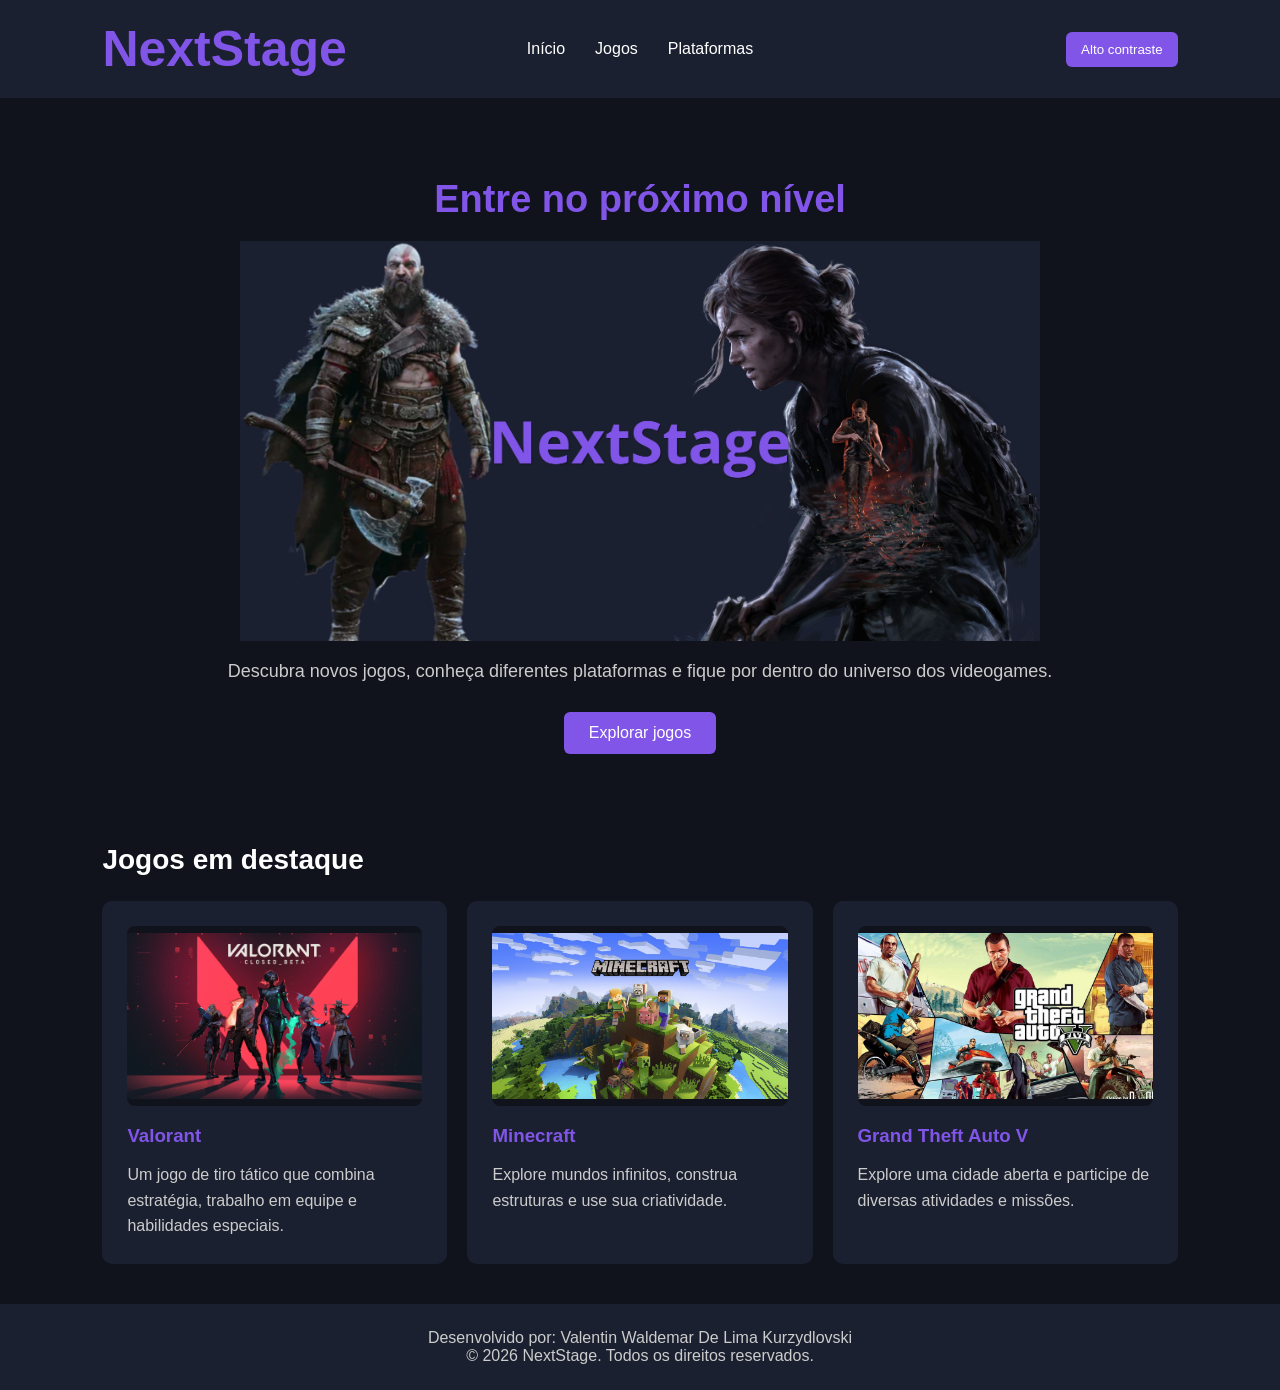
<file: index.html>
<!DOCTYPE html>
<html lang="pt-BR">

<head>
    <meta charset="UTF-8">
    <meta name="viewport" content="width=device-width, initial-scale=1.0">

    <title>NextStage | Início</title>

    <link rel="stylesheet" href="css/style.css">
</head>
<body>

    <header>
        <nav>
            <h1><a href="index.html">NextStage</a></h1>

            <ul>
                <li><a href="index.html">Início</a></li>
                <li><a href="jogos.html">Jogos</a></li>
                <li><a href="plataformas.html">Plataformas</a></li>
            </ul><button id="botaoContraste" type="button" aria-pressed="false">
    Alto contraste
</button>
        </nav>
    </header>

    <main>

        
<section class="apresentacao">
    <h2>Entre no próximo nível</h2>

    <div class="banner-container">
    <img src="imagens/banner.jpg" alt="Banner do NextStage" class="banner">
</div>

    <p>
        Descubra novos jogos, conheça diferentes plataformas
        e fique por dentro do universo dos videogames.
    </p>

    <a href="jogos.html" class="botao-explorar">Explorar jogos</a>
</section>

        <section>
            <h2>Jogos em destaque</h2>
            <article>
    <a href="https://playvalorant.com/pt-br/download/" target="_blank" rel="noopener noreferrer" class="link-jogo">
        <img src="imagens/valorant.jpg" alt="Capa do jogo Valorant">
        <h3>Valorant</h3>
    </a>
    <p>
        Um jogo de tiro tático que combina estratégia,
        trabalho em equipe e habilidades especiais.
    </p>
</article>

             <article>
                <a href="https://www.minecraft.net/pt-br" target="_blank" rel="noopener noreferrer" class="link-jogo">
                    <img src="imagens/minecraft.jpg" alt="Capa do jogo Minecraft">
                    <h3>Minecraft</h3>
                </a>
                <p>
                    Explore mundos infinitos, construa estruturas
                    e use sua criatividade.
                </p>
            </article>

            <article>
                <a href="https://www.rockstargames.com/br/gta5" target="_blank" rel="noopener noreferrer" class="link-jogo">
                    <img src="imagens/gta5.jpg" alt="Capa do jogo Grand Theft Auto V">
                    <h3>Grand Theft Auto V</h3>
                </a>
                <p>
                    Explore uma cidade aberta e participe de
                    diversas atividades e missões.
                </p>
            </article>

        </section>

    </main>

    <footer>
        <p>Desenvolvido por: Valentin Waldemar De Lima Kurzydlovski</p>
        <p>&copy; 2026 NextStage. Todos os direitos reservados.</p>
    </footer>
<script src="JS/script.js"></script>
</body>
</html>
</file>
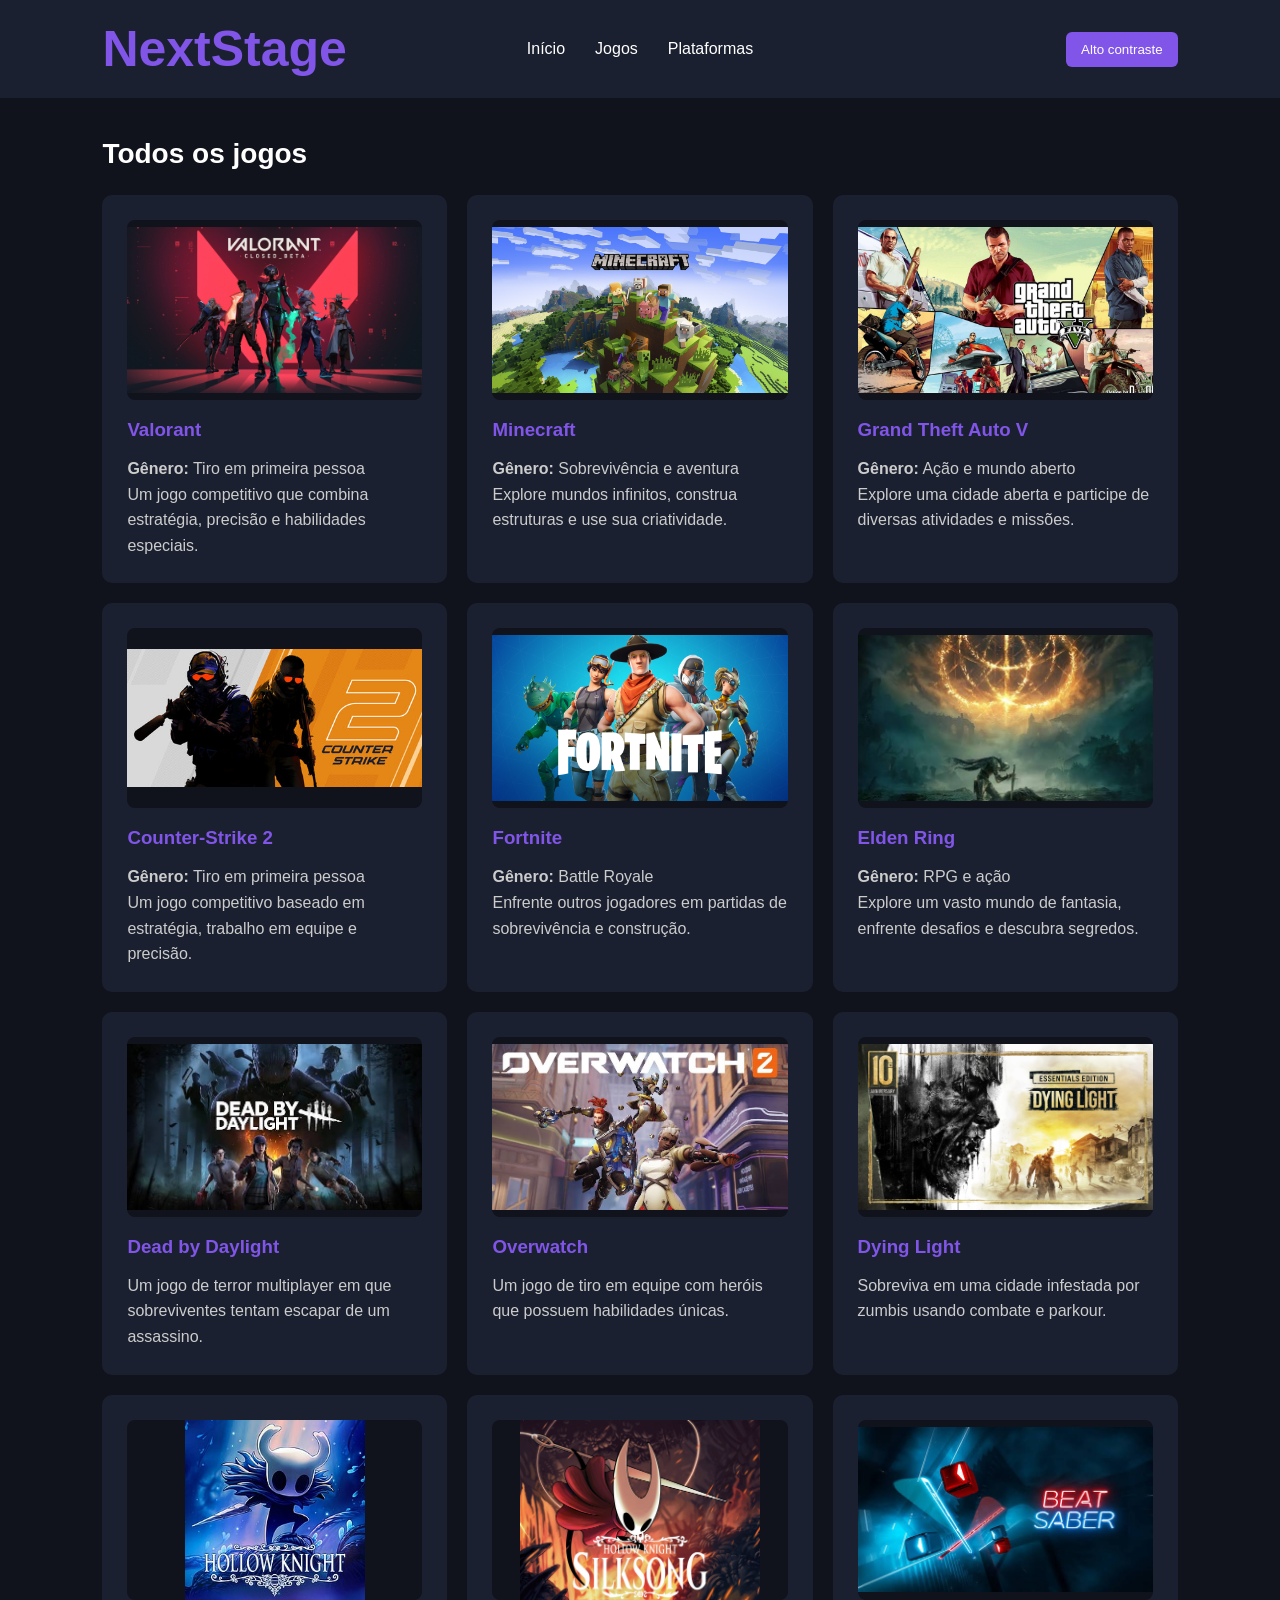
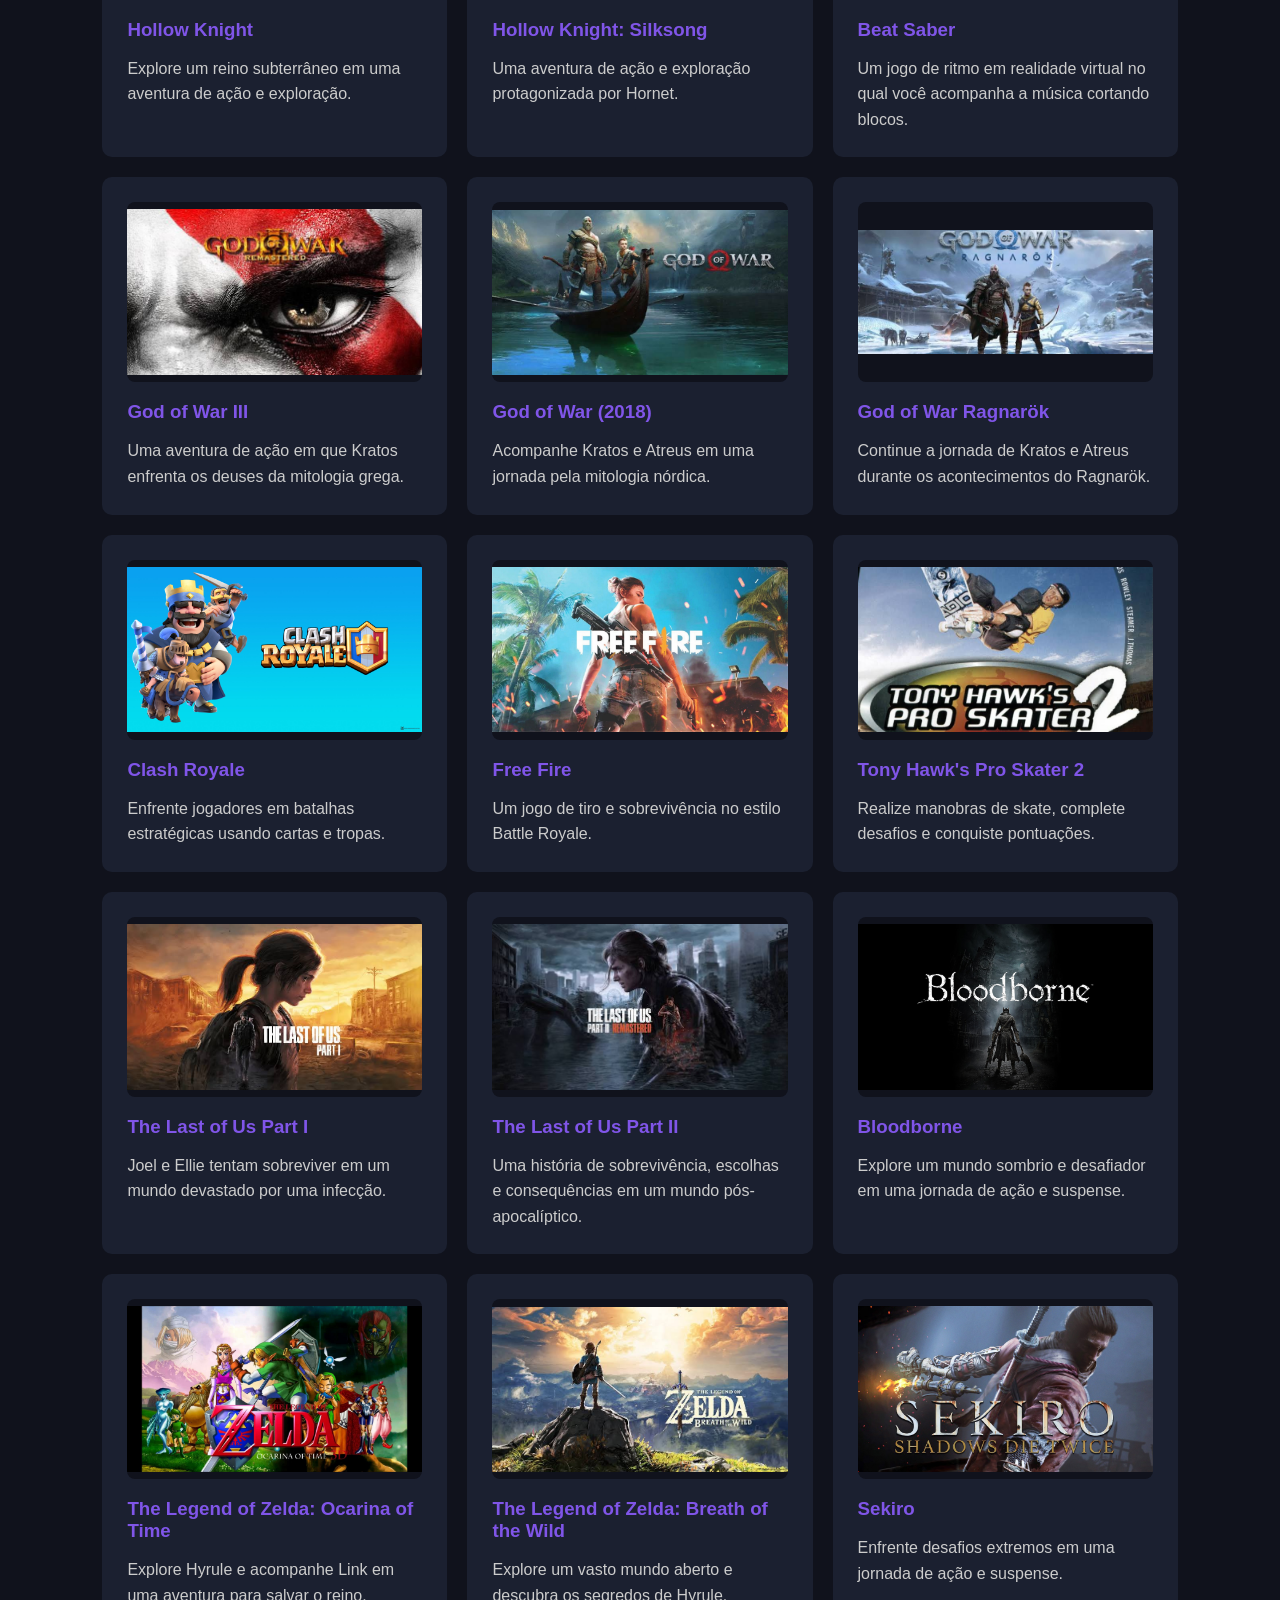
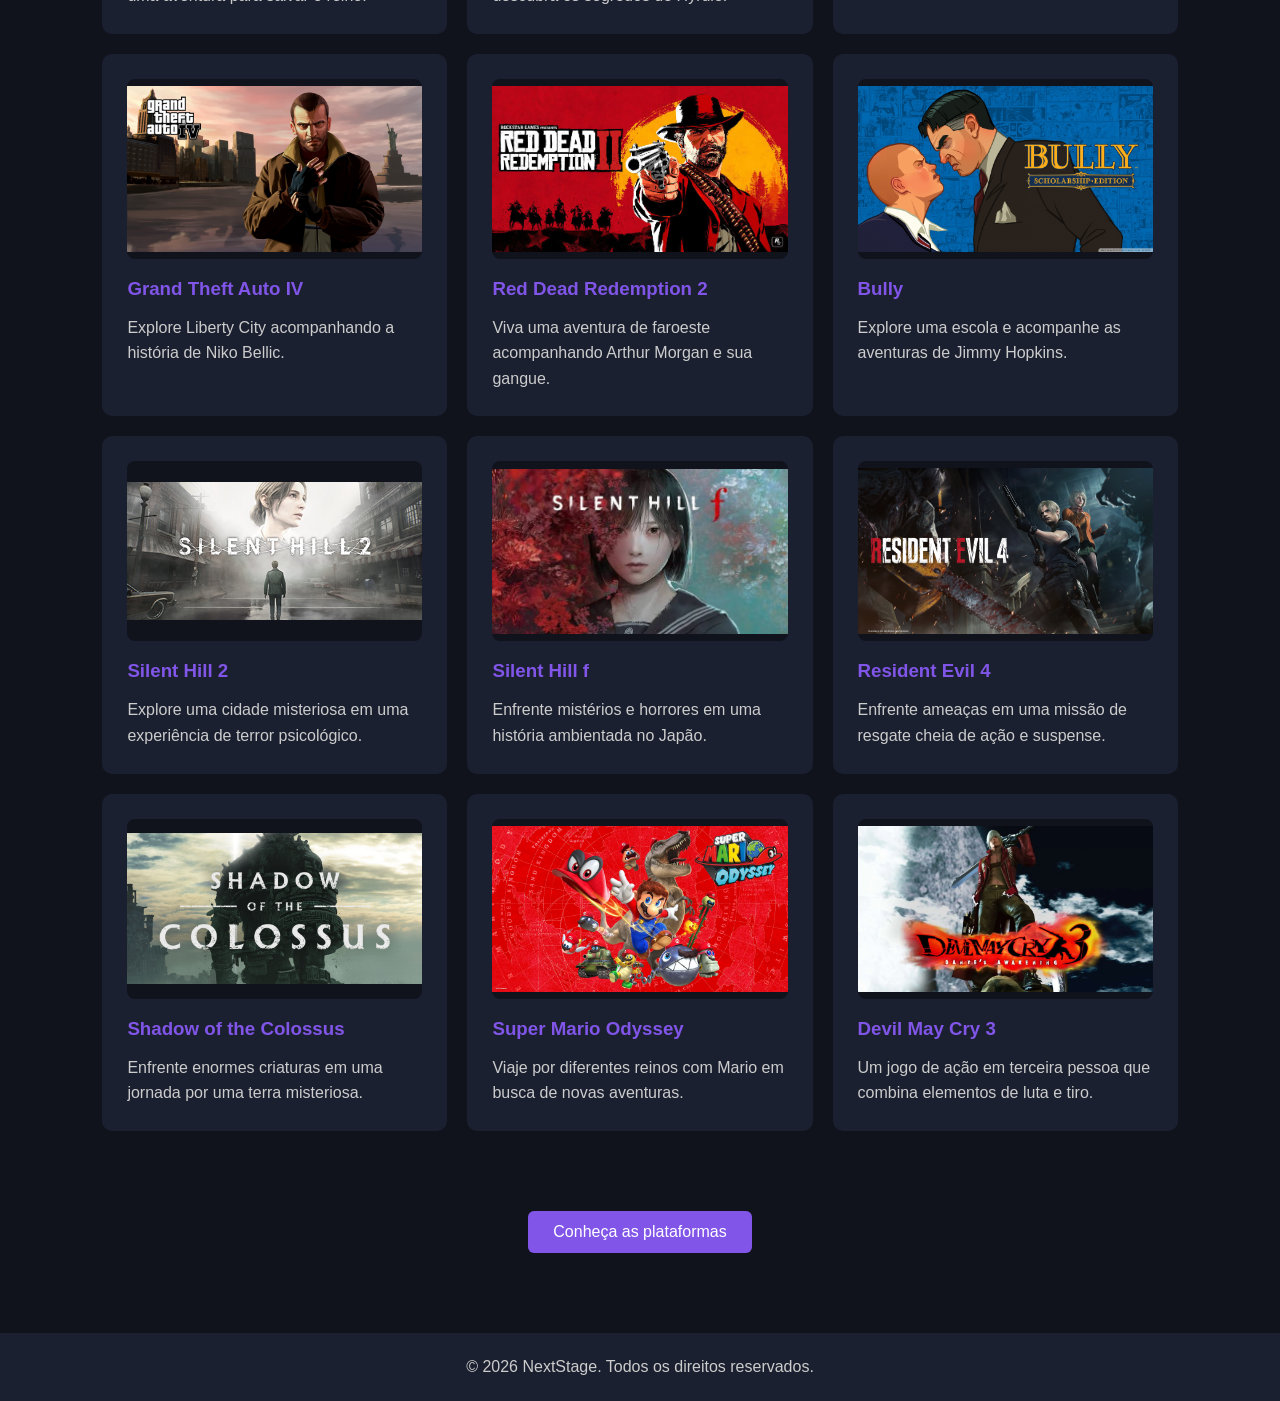
<file: jogos.html>
<!DOCTYPE html>
<html lang="pt-BR">

<head>
    <meta charset="UTF-8">
    <meta name="viewport" content="width=device-width, initial-scale=1.0">

    <title>NextStage | Jogos</title>

    <link rel="stylesheet" href="css/style.css">
</head>
<body>

    <header>
        <nav>
            <h1><a href="index.html">NextStage</a></h1>

            <ul>
                <li><a href="index.html">Início</a></li>
                <li><a href="jogos.html">Jogos</a></li>
                <li><a href="plataformas.html">Plataformas</a></li>
            </ul>
            <button id="botaoContraste" type="button" aria-pressed="false">
                Alto contraste
            </button>
        </nav>
    </header>

    <main>

        <section class="espaco-vazio"></section>

        <section>

            <h2>Todos os jogos</h2>

            <article>
                <a href="https://playvalorant.com/pt-br/" target="_blank" rel="noopener noreferrer" class="link-jogo">
                    <img src="imagens/valorant.jpg" alt="Capa do jogo Valorant">
                    <h3>Valorant</h3>
                </a>
                <p><strong>Gênero:</strong> Tiro em primeira pessoa</p>
                <p>
                    Um jogo competitivo que combina estratégia,
                    precisão e habilidades especiais.
                </p>
            </article>

            <article>
                <a href="https://www.minecraft.net/pt-br" target="_blank" rel="noopener noreferrer" class="link-jogo">
                    <img src="imagens/minecraft.jpg" alt="Capa do jogo Minecraft">
                    <h3>Minecraft</h3>
                </a>
                <p><strong>Gênero:</strong> Sobrevivência e aventura</p>
                <p>
                    Explore mundos infinitos, construa estruturas
                    e use sua criatividade.
                </p>
            </article>

            <article>
                <a href="https://www.rockstargames.com/br/gta5" target="_blank" rel="noopener noreferrer" class="link-jogo">
                    <img src="imagens/gta5.jpg" alt="Capa do jogo Grand Theft Auto V">
                    <h3>Grand Theft Auto V</h3>
                </a>
                <p><strong>Gênero:</strong> Ação e mundo aberto</p>
                <p>
                    Explore uma cidade aberta e participe de
                    diversas atividades e missões.
                </p>
            </article>

            <article>
                <a href="https://store.steampowered.com/app/730/CounterStrike_2/" target="_blank" rel="noopener noreferrer" class="link-jogo">
                    <img src="imagens/cs2.jpg" alt="Capa do jogo Counter-Strike 2">
                    <h3>Counter-Strike 2</h3>
                </a>
                <p><strong>Gênero:</strong> Tiro em primeira pessoa</p>
                <p>
                    Um jogo competitivo baseado em estratégia,
                    trabalho em equipe e precisão.
                </p>
            </article>

            <article>
                <a href="https://www.fortnite.com/" target="_blank" rel="noopener noreferrer" class="link-jogo">
                    <img src="imagens/fortnite.jpg" alt="Capa do jogo Fortnite">
                    <h3>Fortnite</h3>
                </a>
                <p><strong>Gênero:</strong> Battle Royale</p>
                <p>
                    Enfrente outros jogadores em partidas
                    de sobrevivência e construção.
                </p>
            </article>

            <article>
                <a href="https://www.bandainamcoent.com/pt_br/games/elden-ring" target="_blank" rel="noopener noreferrer" class="link-jogo">
                    <img src="imagens/elden ring.jpg" alt="Capa do jogo Elden Ring">
                    <h3>Elden Ring</h3>
                </a>
                <p><strong>Gênero:</strong> RPG e ação</p>
                <p>
                    Explore um vasto mundo de fantasia,
                    enfrente desafios e descubra segredos.
                </p>
            </article>

            <article>
                <a href="https://deadbydaylight.com/" target="_blank" rel="noopener noreferrer" class="link-jogo">
                    <img src="imagens/dead-by-daylight.jpg" alt="Capa de Dead by Daylight">
                    <h3>Dead by Daylight</h3>
                </a>
                <p>Um jogo de terror multiplayer em que sobreviventes tentam escapar de um assassino.</p>
            </article>

            <article>
                <a href="https://overwatch.blizzard.com/pt-br/" target="_blank" rel="noopener noreferrer" class="link-jogo">
                    <img src="imagens/overwatch.jpg" alt="Capa de Overwatch">
                    <h3>Overwatch</h3>
                </a>
                <p>Um jogo de tiro em equipe com heróis que possuem habilidades únicas.</p>
            </article>

            <article>
                <a href="https://dyinglightgame.com/" target="_blank" rel="noopener noreferrer" class="link-jogo">
                    <img src="imagens/dying-light.jpg" alt="Capa de Dying Light">
                    <h3>Dying Light</h3>
                </a>
                <p>Sobreviva em uma cidade infestada por zumbis usando combate e parkour.</p>
            </article>

            <article>
                <a href="https://www.hollowknight.com/" target="_blank" rel="noopener noreferrer" class="link-jogo">
                    <img src="imagens/hollow-knight.jpg" alt="Capa de Hollow Knight">
                    <h3>Hollow Knight</h3>
                </a>
                <p>Explore um reino subterrâneo em uma aventura de ação e exploração.</p>
            </article>

            <article>
                <a href="https://www.hollowknightsilksong.com/" target="_blank" rel="noopener noreferrer" class="link-jogo">
                    <img src="imagens/hollow-knight-silksong.jpg" alt="Capa de Hollow Knight Silksong">
                    <h3>Hollow Knight: Silksong</h3>
                </a>
                <p>Uma aventura de ação e exploração protagonizada por Hornet.</p>
            </article>

            <article>
                <a href="https://www.beatsaber.com/" target="_blank" rel="noopener noreferrer" class="link-jogo">
                    <img src="imagens/beat-saber.jpg" alt="Capa de Beat Saber">
                    <h3>Beat Saber</h3>
                </a>
                <p>Um jogo de ritmo em realidade virtual no qual você acompanha a música cortando blocos.</p>
            </article>

            <article>
                <a href="https://www.playstation.com/pt-br/games/god-of-war-iii-remastered/" target="_blank" rel="noopener noreferrer" class="link-jogo">
                    <img src="imagens/god-of-war-3.jpg" alt="Capa de God of War III">
                    <h3>God of War III</h3>
                </a>
                <p>Uma aventura de ação em que Kratos enfrenta os deuses da mitologia grega.</p>
            </article>

            <article>
                <a href="https://www.playstation.com/pt-br/god-of-war/" target="_blank" rel="noopener noreferrer" class="link-jogo">
                    <img src="imagens/god-of-war-2018.jpg" alt="Capa de God of War 2018">
                    <h3>God of War (2018)</h3>
                </a>
                <p>Acompanhe Kratos e Atreus em uma jornada pela mitologia nórdica.</p>
            </article>

            <article>
                <a href="https://www.playstation.com/pt-br/god-of-war/" target="_blank" rel="noopener noreferrer" class="link-jogo">
                    <img src="imagens/god-of-war-ragnarok.jpg" alt="Capa de God of War Ragnarök">
                    <h3>God of War Ragnarök</h3>
                </a>
                <p>Continue a jornada de Kratos e Atreus durante os acontecimentos do Ragnarök.</p>
            </article>

            <article>
                <a href="https://supercell.com/en/games/clashroyale/" target="_blank" rel="noopener noreferrer" class="link-jogo">
                    <img src="imagens/clash-royale.jpg" alt="Capa de Clash Royale">
                    <h3>Clash Royale</h3>
                </a>
                <p>Enfrente jogadores em batalhas estratégicas usando cartas e tropas.</p>
            </article>

            <article>
                <a href="https://ff.garena.com/pt/" target="_blank" rel="noopener noreferrer" class="link-jogo">
                    <img src="imagens/free-fire.jpg" alt="Capa de Free Fire">
                    <h3>Free Fire</h3>
                </a>
                <p>Um jogo de tiro e sobrevivência no estilo Battle Royale.</p>
            </article>

            <article>
                <a href="https://www.tonyhawkthegame.com/" target="_blank" rel="noopener noreferrer" class="link-jogo">
                    <img src="imagens/tony-hawk-pro-skater-2.jpg" alt="Capa de Tony Hawk's Pro Skater 2">
                    <h3>Tony Hawk's Pro Skater 2</h3>
                </a>
                <p>Realize manobras de skate, complete desafios e conquiste pontuações.</p>
            </article>

            <article>
                <a href="https://www.playstation.com/pt-br/the-last-of-us/" target="_blank" rel="noopener noreferrer" class="link-jogo">
                    <img src="imagens/the-last-of-us-1.jpg" alt="Capa de The Last of Us Part I">
                    <h3>The Last of Us Part I</h3>
                </a>
                <p>Joel e Ellie tentam sobreviver em um mundo devastado por uma infecção.</p>
            </article>

            <article>
                <a href="https://www.playstation.com/pt-br/the-last-of-us/" target="_blank" rel="noopener noreferrer" class="link-jogo">
                    <img src="imagens/the-last-of-us-2.jpg" alt="Capa de The Last of Us Part II">
                    <h3>The Last of Us Part II</h3>
                </a>
                <p>Uma história de sobrevivência, escolhas e consequências em um mundo pós-apocalíptico.</p>
            </article>

            <article>
                <a href="https://www.playstation.com/pt-br/games/bloodborne/" target="_blank" rel="noopener noreferrer" class="link-jogo">
                    <img src="imagens/bloodborne.jpg" alt="Capa de Bloodborne">
                    <h3>Bloodborne</h3>
                </a>
                <p>Explore um mundo sombrio e desafiador em uma jornada de ação e suspense.</p>
            </article>

            <article>
                <a href="https://www.nintendo.com/pt-br/store/products/the-legend-of-zelda-ocarina-of-time-switch-2/" target="_blank" rel="noopener noreferrer" class="link-jogo">
                    <img src="imagens/zelda-ocarina-of-time.jpg" alt="Capa de The Legend of Zelda Ocarina of Time">
                    <h3>The Legend of Zelda: Ocarina of Time</h3>
                </a>
                <p>Explore Hyrule e acompanhe Link em uma aventura para salvar o reino.</p>
            </article>

            <article>
                <a href="https://www.nintendo.com/pt-br/store/games/zelda-games/" target="_blank" rel="noopener noreferrer" class="link-jogo">
                    <img src="imagens/zelda-breath-of-the-wild.jpg" alt="Capa de The Legend of Zelda Breath of the Wild">
                    <h3>The Legend of Zelda: Breath of the Wild</h3>
                </a>
                <p>Explore um vasto mundo aberto e descubra os segredos de Hyrule.</p>
            </article>

            <article>
                <a href="https://www.sekirothegame.com/br/pt/" target="_blank" rel="noopener noreferrer" class="link-jogo">
                    <img src="imagens/sekiro.jpg" alt="Capa de Sekiro">
                    <h3>Sekiro</h3>
                </a>
                <p>Enfrente desafios extremos em uma jornada de ação e suspense.</p>
            </article>

            <article>
                <a href="https://www.rockstargames.com/games/IV" target="_blank" rel="noopener noreferrer" class="link-jogo">
                    <img src="imagens/gta-4.jpg" alt="Capa de Grand Theft Auto IV">
                    <h3>Grand Theft Auto IV</h3>
                </a>
                <p>Explore Liberty City acompanhando a história de Niko Bellic.</p>
            </article>

            <article>
                <a href="https://www.rockstargames.com/br/red-dead-redemption-2" target="_blank" rel="noopener noreferrer" class="link-jogo">
                    <img src="imagens/red-dead-redemption-2.jpg" alt="Capa de Red Dead Redemption 2">
                    <h3>Red Dead Redemption 2</h3>
                </a>
                <p>Viva uma aventura de faroeste acompanhando Arthur Morgan e sua gangue.</p>
            </article>

            <article>
                <a href="https://www.rockstargames.com/br/bully" target="_blank" rel="noopener noreferrer" class="link-jogo">
                    <img src="imagens/bully.jpg" alt="Capa de Bully">
                    <h3>Bully</h3>
                </a>
                <p>Explore uma escola e acompanhe as aventuras de Jimmy Hopkins.</p>
            </article>

            <article>
                <a href="https://www.konami.com/games/silenthill/2r/" target="_blank" rel="noopener noreferrer" class="link-jogo">
                    <img src="imagens/silent-hill-2.jpg" alt="Capa de Silent Hill 2">
                    <h3>Silent Hill 2</h3>
                </a>
                <p>Explore uma cidade misteriosa em uma experiência de terror psicológico.</p>
            </article>

            <article>
                <a href="https://www.konami.com/games/silenthill/f/" target="_blank" rel="noopener noreferrer" class="link-jogo">
                    <img src="imagens/silent-hill-f.jpg" alt="Capa de Silent Hill f">
                    <h3>Silent Hill f</h3>
                </a>
                <p>Enfrente mistérios e horrores em uma história ambientada no Japão.</p>
            </article>

            <article>
                <a href="https://www.residentevil.com/re4/" target="_blank" rel="noopener noreferrer" class="link-jogo">
                    <img src="imagens/resident-evil-4.jpeg" alt="Capa de Resident Evil 4">
                    <h3>Resident Evil 4</h3>
                </a>
                <p>Enfrente ameaças em uma missão de resgate cheia de ação e suspense.</p>
            </article>

            <article>
                <a href="https://www.playstation.com/pt-br/games/shadow-of-the-colossus/" target="_blank" rel="noopener noreferrer" class="link-jogo">
                    <img src="imagens/shadow-of-the-colossus.jpg" alt="Capa de Shadow of the Colossus">
                    <h3>Shadow of the Colossus</h3>
                </a>
                <p>Enfrente enormes criaturas em uma jornada por uma terra misteriosa.</p>
            </article>

            <article>
                <a href="https://www.nintendo.com/pt-br/store/products/super-mario-odyssey-switch/" target="_blank" rel="noopener noreferrer" class="link-jogo">
                    <img src="imagens/super-mario-odyssey.jpg" alt="Capa de Super Mario Odyssey">
                    <h3>Super Mario Odyssey</h3>
                </a>
                <p>Viaje por diferentes reinos com Mario em busca de novas aventuras.</p>
            </article>

            <article>
                <a href="https://store.steampowered.com/app/6550/Devil_May_Cry_3_Special_Edition/" target="_blank" rel="noopener noreferrer" class="link-jogo">
                    <img src="imagens/devil-may-cry-3.jpg" alt="Capa de Devil May Cry 3">
                    <h3>Devil May Cry 3</h3>
                </a>
                <p>Um jogo de ação em terceira pessoa que combina elementos de luta e tiro.</p>
            </article>

        </section>
        <section class="chamada-plataformas">
            <a href="plataformas.html">Conheça as plataformas</a>
        </section>
    </main>

    <footer>
        <p>&copy; 2026 NextStage. Todos os direitos reservados.</p>
    </footer>

    <script src="JS/script.js"></script>
</body>
</html>
</file>
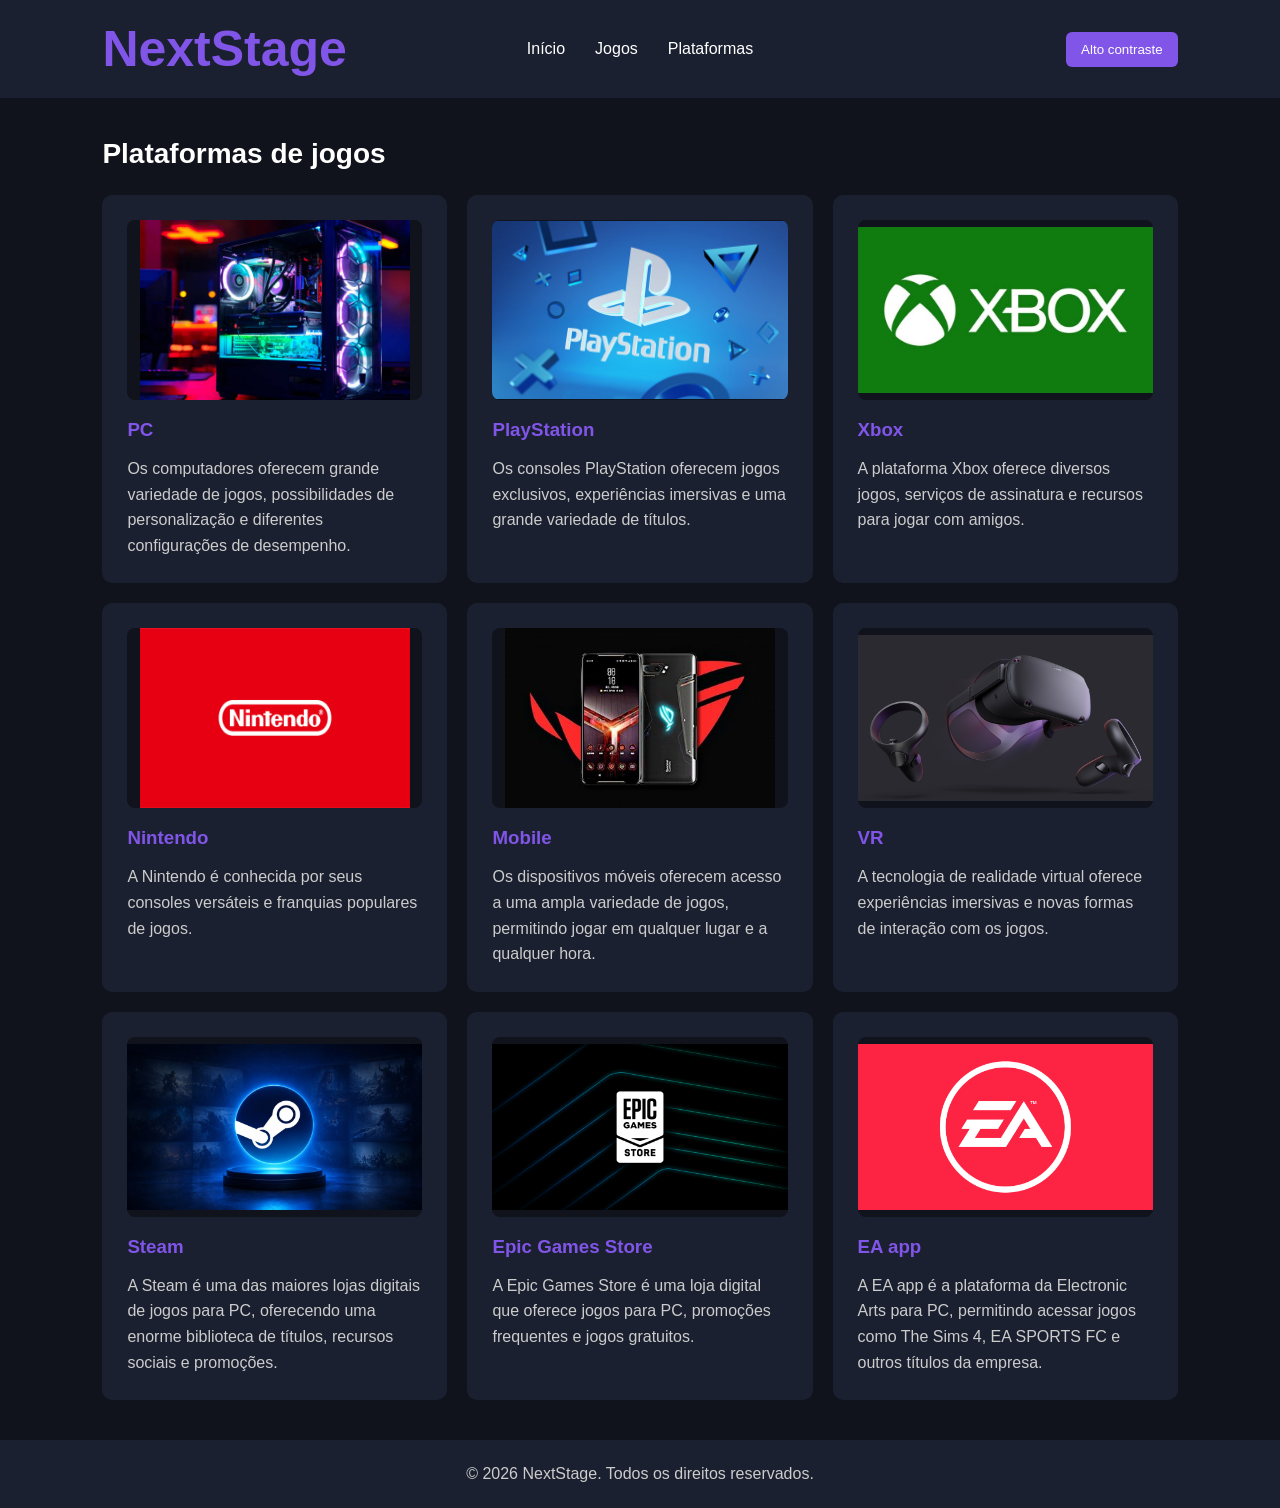
<file: plataformas.html>
<!DOCTYPE html>
<html lang="pt-BR">

<head>
    <meta charset="UTF-8">
    <meta name="viewport" content="width=device-width, initial-scale=1.0">

    <title>NextStage | Plataformas</title>

    <link rel="stylesheet" href="css/style.css">
</head>
<body>

    <header>
        <nav>
            <h1><a href="index.html">NextStage</a></h1>

            <ul>
                <li><a href="index.html">Início</a></li>
                <li><a href="jogos.html">Jogos</a></li>
                <li><a href="plataformas.html">Plataformas</a></li>
            </ul>

            <button id="botaoContraste" type="button" aria-pressed="false">
                Alto contraste
            </button>
        </nav>
    </header>

    <main>

        
        <section class="espaco-vazio"></section>
        <section>

            <h2>Plataformas de jogos</h2>

            <article>
                <a href="https://store.steampowered.com/" target="_blank" rel="noopener noreferrer" class="link-jogo">
                    <img src="imagens/pc.jpg" alt="Plataforma PC">
                    <h3>PC</h3>
                </a>
                <p>
                    Os computadores oferecem grande variedade de jogos,
                    possibilidades de personalização e diferentes
                    configurações de desempenho.
                </p>
            </article>

            <article>
                <a href="https://www.playstation.com/pt-br/" target="_blank" rel="noopener noreferrer" class="link-jogo">
                    <img src="imagens/playstation.jpg" alt="Plataforma PlayStation">
                    <h3>PlayStation</h3>
                </a>
                <p>
                    Os consoles PlayStation oferecem jogos exclusivos,
                    experiências imersivas e uma grande variedade
                    de títulos.
                </p>
            </article>

            <article>
                <a href="https://www.xbox.com/pt-BR/games/" target="_blank" rel="noopener noreferrer" class="link-jogo">
                    <img src="imagens/xbox.jpg" alt="Plataforma Xbox">
                    <h3>Xbox</h3>
                </a>
                <p>
                    A plataforma Xbox oferece diversos jogos,
                    serviços de assinatura e recursos para
                    jogar com amigos.
                </p>
            </article>

            <article>
                <a href="https://www.nintendo.com/pt-br/" target="_blank" rel="noopener noreferrer" class="link-jogo">
                    <img src="imagens/nintendo.jpg" alt="Plataforma Nintendo">
                    <h3>Nintendo</h3>
                </a>
                <p>
                    A Nintendo é conhecida por seus consoles
                    versáteis e franquias populares de jogos.
                </p>
            </article>

            <article>
                <a href="https://play.google.com/store/games?gl=BR&hl=pt_BR" target="_blank" rel="noopener noreferrer" class="link-jogo">
                    <img src="imagens/mobile.jpg" alt="Plataforma Mobile">
                    <h3>Mobile</h3>
                </a>
                <p>
                    Os dispositivos móveis oferecem acesso a uma ampla variedade de jogos,
                    permitindo jogar em qualquer lugar e a qualquer hora.
                </p>
            </article>

            <article>
                <a href="https://www.meta.com/experiences/" target="_blank" rel="noopener noreferrer" class="link-jogo">
                    <img src="imagens/vr.jpg" alt="Plataforma VR">
                    <h3>VR</h3>
                </a>
                <p>
                    A tecnologia de realidade virtual oferece experiências
                    imersivas e novas formas de interação com os jogos.
                </p>
            </article>

            <article>
                <a href="https://store.steampowered.com/" target="_blank" rel="noopener noreferrer" class="link-jogo">
                    <img src="imagens/steam.jpg" alt="Plataforma Steam">
                    <h3>Steam</h3>
                </a>
                <p>
                    A Steam é uma das maiores lojas digitais de jogos para PC,
                    oferecendo uma enorme biblioteca de títulos,
                    recursos sociais e promoções.
                </p>
            </article>

            <article>
                <a href="https://store.epicgames.com/pt-BR/" target="_blank" rel="noopener noreferrer" class="link-jogo">
                    <img src="imagens/epic-games.jpg" alt="Plataforma Epic Games Store">
                    <h3>Epic Games Store</h3>
                </a>
                <p>
                    A Epic Games Store é uma loja digital que oferece
                    jogos para PC, promoções frequentes e jogos gratuitos.
                </p>
            </article>

            <article>
                <a href="https://www.ea.com/pt-br" target="_blank" rel="noopener noreferrer" class="link-jogo">
                    <img src="imagens/ea-games.jpg" alt="Plataforma EA app">
                    <h3>EA app</h3>
                </a>
                <p>
                    A EA app é a plataforma da Electronic Arts para PC,
                    permitindo acessar jogos como The Sims 4,
                    EA SPORTS FC e outros títulos da empresa.
                </p>
            </article>

        </section>

    </main>

    <footer>
        <p>&copy; 2026 NextStage. Todos os direitos reservados.</p>
    </footer>

    <script src="JS/script.js"></script>
</body>
</html>
</file>
<file: css/style.css>
* {
    margin: 0;
    padding: 0;
    box-sizing: border-box;
}

body {
    background-color: #10121C;
    color: #FFFFFF;
    font-family: Arial, sans-serif;
}

header {
    background-color: #1B2030;
    padding: 20px 8%;
}

nav {
    display: grid;
    grid-template-columns: 1fr auto 1fr;
    align-items: center;
}

nav h1 {
    justify-self: start;
}

nav ul {
    display: flex;
    list-style: none;
    gap: 30px;
    justify-content: center;
}

#botaoContraste {
    justify-self: end;
}

nav a {
    color: #FFFFFF;
    text-decoration: none;
    font-size: 16px;
}

nav a:hover {
    color: #8055E8;
}

main {
    padding: 40px 8%;
}

main section:first-child {
    background-color: #1B2030;
    padding: 80px 40px;
    border-radius: 12px;
    text-align: center;
    margin-bottom: 50px;
}

main section:first-child h2 {
    font-size: 38px;
    color: #8055E8;
    margin-bottom: 20px;
}

main section:first-child p {
    font-size: 18px;
    color: #CCCCCC;
    margin-bottom: 30px;
}

main section:first-child a {
    display: inline-block;
    background-color: #8055E8;
    color: #FFFFFF;
    padding: 12px 25px;
    border-radius: 6px;
    text-decoration: none;
}

main section:first-child a:hover {
    background-color: #6940CC;
}

main section:nth-child(2) h2 {
    font-size: 28px;
    margin-bottom: 25px;
}

main section:nth-child(2) article {
    display: inline-block;
    background-color: #1B2030;
    width: 31%;
    padding: 25px;
    margin-right: 1%;
    margin-bottom: 20px;
    border-radius: 10px;
    vertical-align: top;
}

article h3 {
    color: #8055E8;
    margin-bottom: 15px;
}

article p {
    color: #CCCCCC;
    line-height: 1.6;
}

footer {
    background-color: #1B2030;
    text-align: center;
    padding: 25px;
    color: #CCCCCC;
}

main section:nth-child(2) {
    display: grid;
    grid-template-columns: repeat(3, 1fr);
    gap: 20px;
}

main section:nth-child(2) h2 {
    grid-column: 1 / -1;
    margin-bottom: 5px;
}

main section:nth-child(2) article {
    width: 100%;
    margin: 0;
    min-height: 190px;
    transition: transform 0.3s;
}

main section:nth-child(2) article:hover {
    transform: translateY(-5px);
}
nav h1 a {
    display: inline-block;
    color: #8055E8;
    text-decoration: none;
    font-size: 50px;
    cursor: pointer;
}

nav h1 a:hover {
    color: #FFFFFF;
}

main section:nth-child(2) article {
    min-height: 190px;
    transition: transform 0.3s;
}

main section:nth-child(2) article:hover {
    transform: translateY(-5px);
}

@media (max-width: 768px) {
    header {
        padding: 20px 5%;
    }

    nav {
    grid-template-columns: 1fr;
    justify-items: center;
    gap: 20px;
}

nav h1 {
    justify-self: center;
}

#botaoContraste {
    justify-self: center;
}

    nav ul {
        gap: 20px;
        flex-wrap: wrap;
        justify-content: center;
    }

    main {
        padding: 30px 5%;
    }

    main section:nth-child(2) {
        grid-template-columns: repeat(2, 1fr);
    }

    main section:first-child {
        padding: 50px 20px;
    }

    main section:first-child h2 {
        font-size: 30px;
    }
}

@media (max-width: 480px) {
    nav h1 a {
        font-size: 50px;
    }

    nav ul {
        gap: 15px;
    }

    nav a {
        font-size: 14px;
    }

    main section:nth-child(2) {
        grid-template-columns: 1fr;
    }

    main section:first-child h2 {
        font-size: 26px;
    }

    main section:first-child p {
        font-size: 16px;
    }
}
#botaoContraste {
    background-color: #8055E8;
    color: #FFFFFF;
    border: none;
    outline: none;
    padding: 10px 15px;
    border-radius: 6px;
    cursor: pointer;
}

#botaoContraste:hover {
    background-color: #6940CC;
}

.alto-contraste {
    background-color: #000000 !important;
    color: #FFFF00 !important;
}

.alto-contraste header,
.alto-contraste article,
.alto-contraste main section:first-child,
.alto-contraste footer {
    background-color: #000000 !important;
    border: 2px solid #FFFF00;
}

.alto-contraste h1,
.alto-contraste h2,
.alto-contraste h3,
.alto-contraste p,
.alto-contraste a {
    color: #FFFF00 !important;
}

.alto-contraste #botaoContraste {
    background-color: #FFFF00;
    color: #000000;
    border-color: #FFFFFF;
}
main section:nth-child(2) article img {
    width: 100%;
    height: 180px;
    object-fit: contain;
    background-color: #10121C;
    border-radius: 8px;
    margin-bottom: 15px;
}
.link-jogo {
    text-decoration: none;
    display: block;
    cursor: pointer;
}
.banner-container {
    width: 100%;
    margin: 20px 0;
    border-radius: 20px;
    overflow: hidden;
}

.banner {
    width: 100%;
    height: 400px;
    object-fit: contain;
    display: block;
    border-radius: 20px;
}
.espaco-vazio {
    display: none;
}
.chamada-plataformas {
    text-align: center;
    background-color: transparent;
    padding: 40px 20px;
    margin-top: 40px;
}

.chamada-plataformas h2 {
    color: #8055E8;
    margin-bottom: 15px;
}

.chamada-plataformas p {
    color: #CCCCCC;
    margin-bottom: 25px;
}

.chamada-plataformas a {
    display: inline-block;
    background-color: #8055E8;
    color: #FFFFFF;
    padding: 12px 25px;
    border-radius: 6px;
    text-decoration: none;
}

.chamada-plataformas a:hover {
    background-color: #6940CC;
}
main section.apresentacao {
    background-color: transparent;
    padding: 40px 0;
    border-radius: 0;
}
</file>
